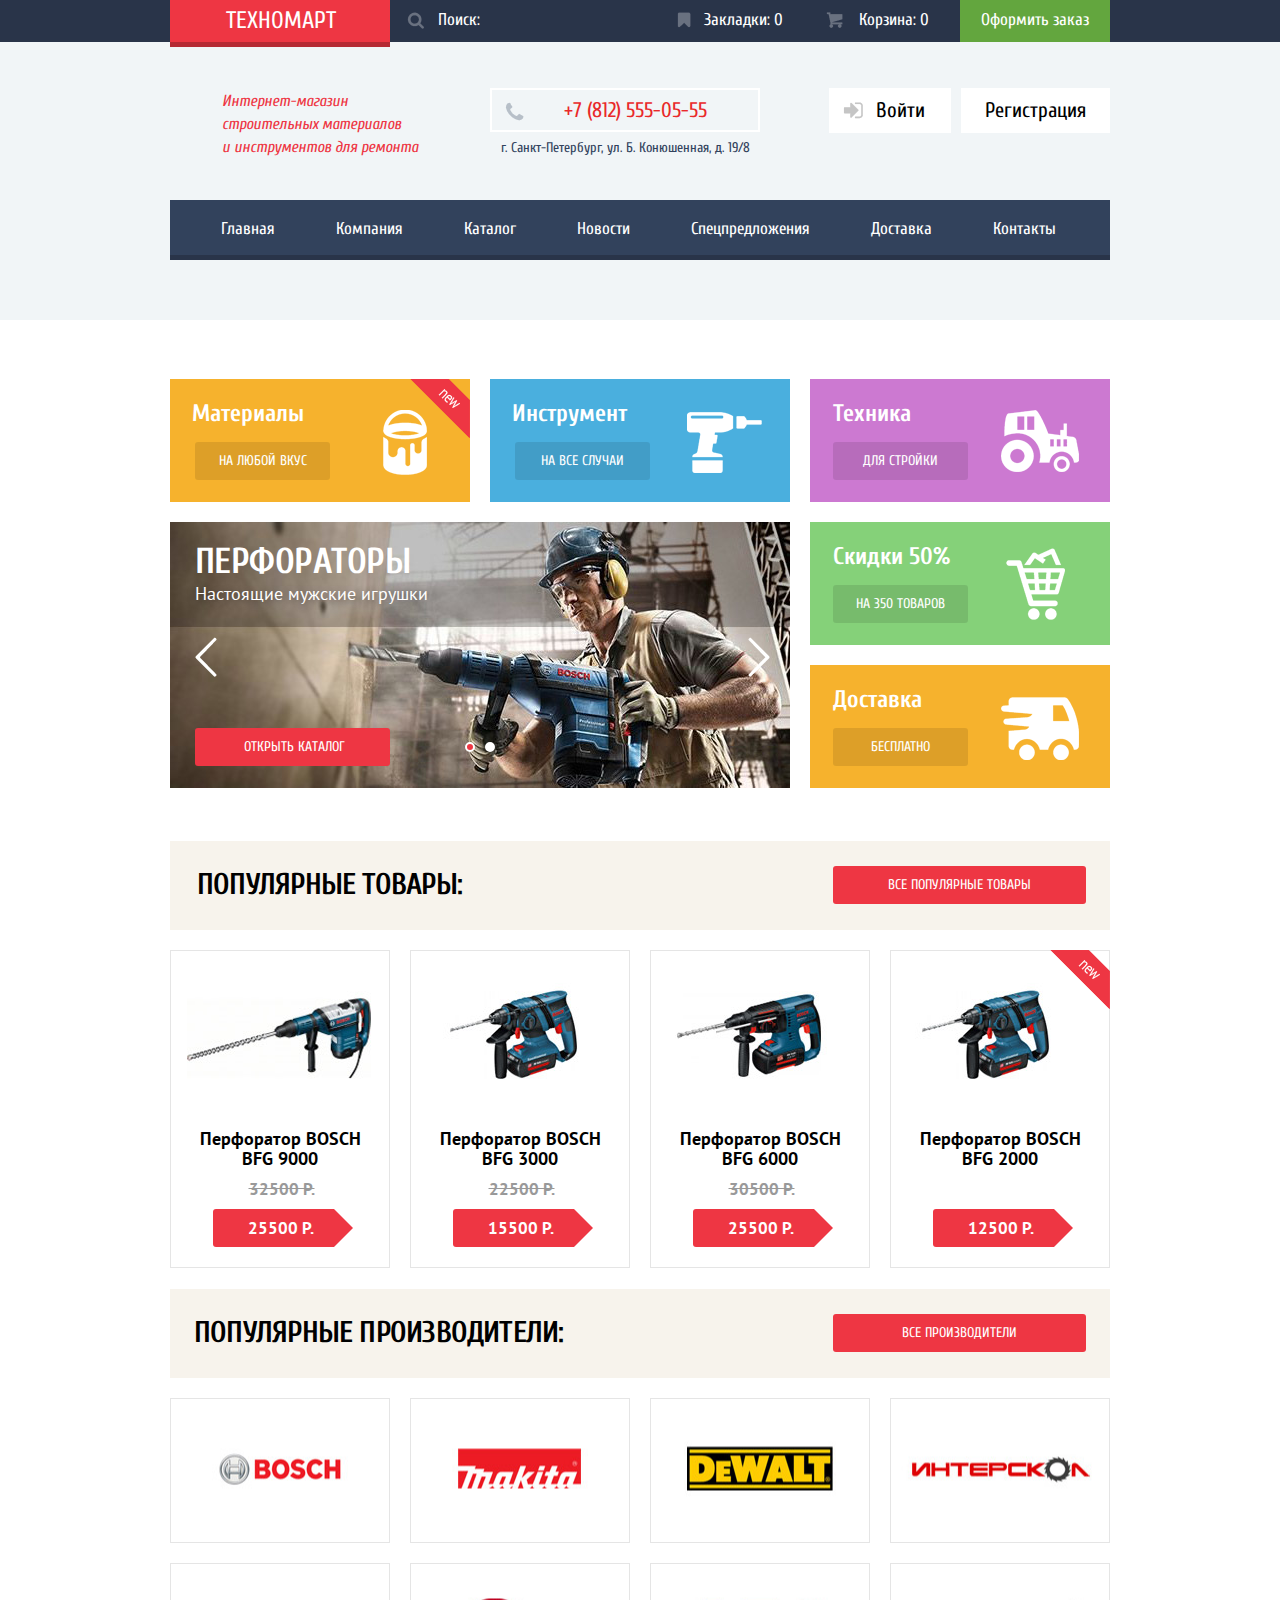
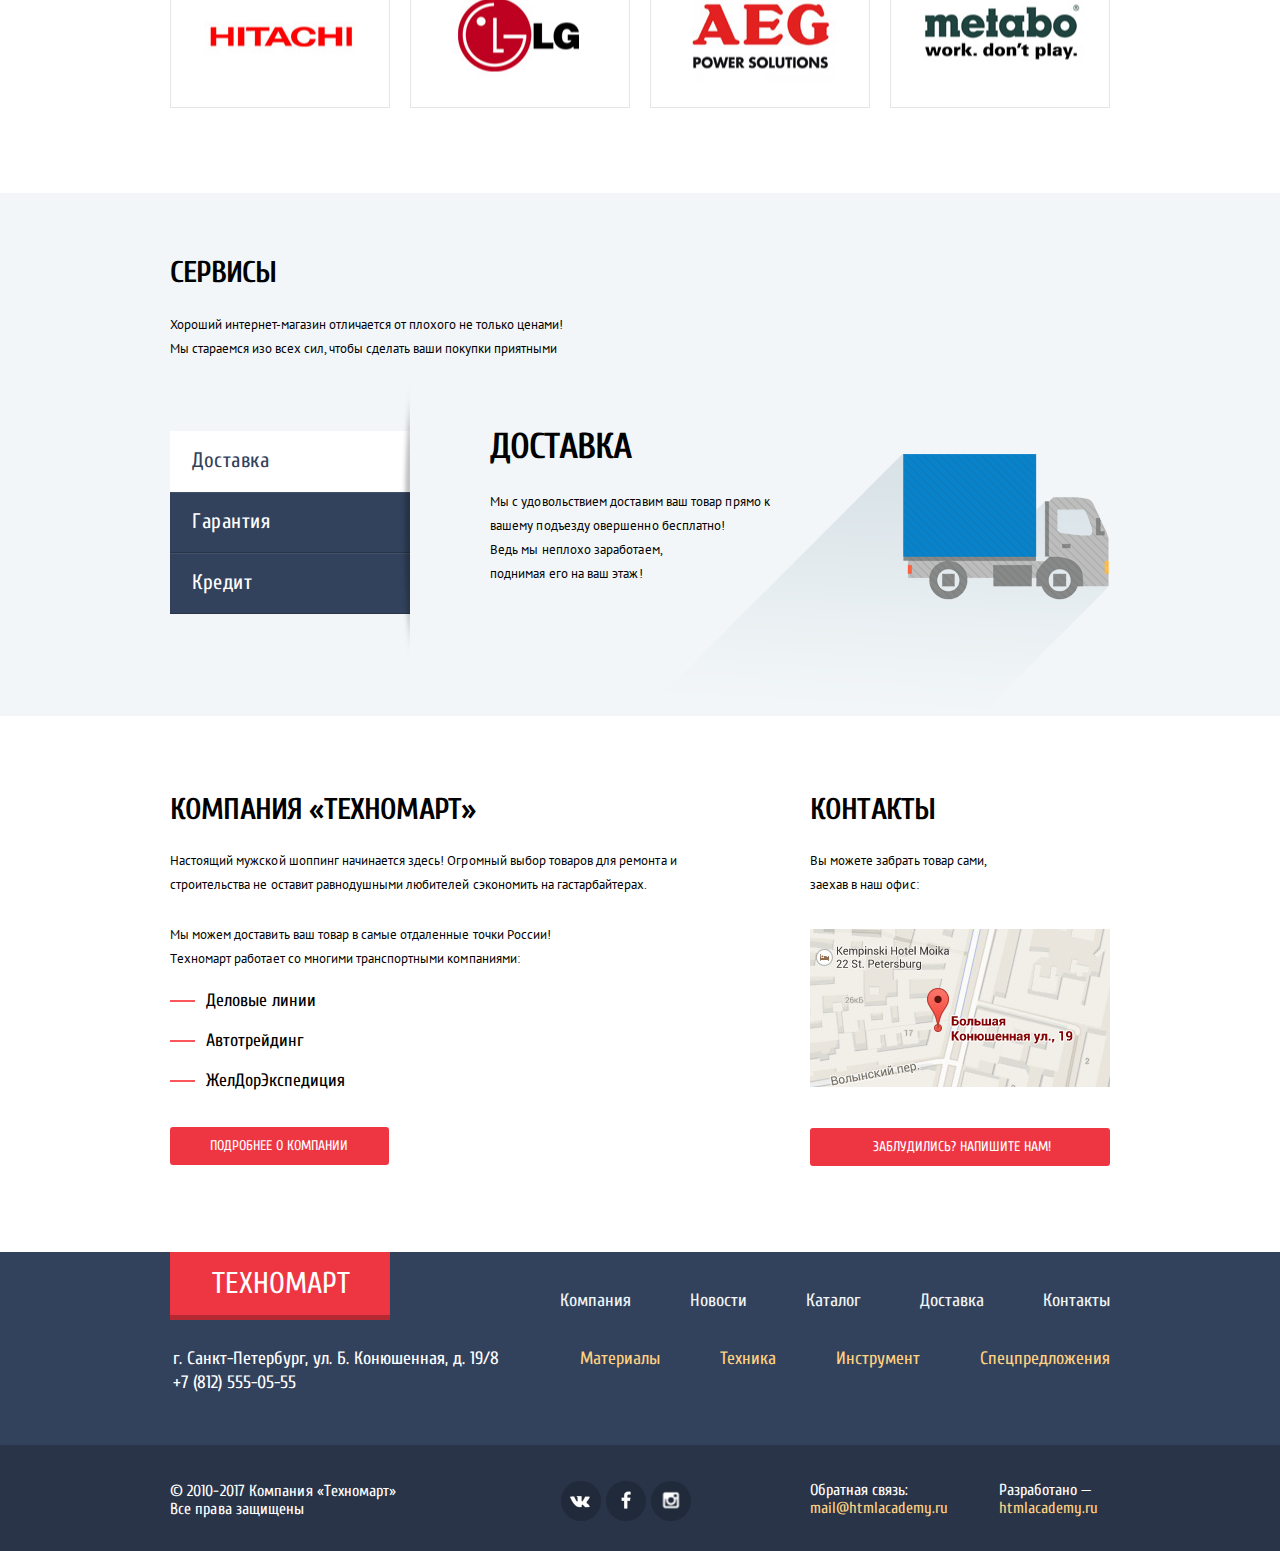
<file: index.html>
<!DOCTYPE html>
<html lang="ru">
  <head>
    <meta charset="utf-8">
    <meta name="format-detection" content="telephone=no">
    <title>Техномарт</title>
    <link href="https://fonts.googleapis.com/css?family=Cuprum:400,400i,700%7CPT+Sans:400,400i,700&amp;subset=cyrillic,cyrillic-ext" rel="stylesheet" type="text/css">
    <link rel="stylesheet" href="css/normalize.css">
    <link rel="stylesheet" href="css/style.min.css" type="text/css">
  </head>
  <body>
    <header>
      <div class="header-top">
        <div class="container clearfix">
          <a class="header-top-logo">Техномарт</a>
          <form class="header-top-search" action="search.php" method="get">
            <input id="search-field" type="text" name="query" placeholder="Поиск:">
            <label for="search-field">Поиск:</label>
          </form>
          <div class="header-user-goods clearfix">
            <a class="btn btn-goods bookmark" href="#">Закладки: 0</a>
            <a class="btn btn-goods cart" href="#">Корзина: 0</a>
            <a class="btn btn-order" href="#">Оформить заказ</a>
          </div>
        </div>
      </div>
      <div class="header-midle">
        <div class="container clearfix">
          <section class="header-shop-info">
            Интернет-магазин строительных материалов и&nbsp;инструментов для ремонта
          </section>
          <section class="header-shop-contacts">
            <div class="phone">+7 (812) 555-05-55</div>
            <p class="address">г. Санкт-Петербург, ул. Б. Конюшенная, д. 19/8</p>
          </section>
          <div class="header-user-block">
            <ul class="account-controls">
              <li class="account-controls-item">
                <a class="btn btn-sign-in" href="#">Войти</a>
              </li>
              <li class="account-controls-item">
                <a class="btn" href="#">Регистрация</a>
              </li>
            </ul>
          </div>
        </div>
      </div>
      <div class="header-bottom">
        <div class="container">
          <nav class="main-navigation">
            <ul>
              <li>
                <a>Главная</a>
              </li>
              <li>
                <a href="#">Компания</a>
              </li>
              <li>
                <a href="catalog.html">Каталог</a>
              </li>
              <li>
                <a href="#">Новости</a>
              </li>
              <li>
                <a href="#">Спецпредложения</a>
              </li>
              <li>
                <a href="#">Доставка</a>
              </li>
              <li>
                <a href="#">Контакты</a>
              </li>
            </ul>
          </nav>
        </div>
      </div>
    </header>
    <main>
      <div class="container">
        <div class="promo-offers clearfix">
          <div class="promo-offers-left" >
            <div class="promo-offers-item materials marker-right new">
              <p class="title"><b>Материалы</b></p>
              <a class="btn btn-promo-shadow" href="#">На любой вкус</a>
            </div>
            <div class="promo-offers-item tools">
              <p class="title"><b>Инструмент</b></p>
              <a class="btn btn-promo-shadow" href="#">На все случаи</a>
            </div>
            <div class="promo-offers-slider">
              <button class="btn-display btn-display-left" type="button"></button>
              <button class="btn-display btn-display-right" type="button"></button>
              <input type="radio" id="btn-promo-perforators" name="promoToggle" checked>
              <input type="radio" id="btn-promo-drills" name="promoToggle">
              <div class="offers-slider-controls">
                <label for="btn-promo-perforators"></label>
                <label for="btn-promo-drills"></label>
              </div>
              <ul class="offers-slider-slides">
                <li class="offers-slider-slide perforators">
                  <div class="offers-slider-content">
                    <p class="title"><b>Перфораторы</b></p>
                    <p class="caption">Настоящие мужские игрушки</p>                    
                  </div>                  
                </li>
                <li class="offers-slider-slide drills">
                  <div class="offers-slider-content">
                    <p class="title"><b>Дрели</b></p>
                    <p class="caption">Соседям на рабость!</p>
                  </div>                
                </li>
              </ul>
              <a class="btn btn-promo" href="#">Открыть каталог</a>
            </div>
          </div>
          <div class="promo-offers-right">
            <div class="promo-offers-item equipment">
              <p class="title"><b>Техника</b></p>
              <a class="btn btn-promo-shadow" href="#">Для стройки</a>
            </div>
            <div class="promo-offers-item discount">
              <p class="title"><b>Скидки 50%</b></p>
              <a class="btn btn-promo-shadow" href="#">На 350 товаров</a>
            </div>
            <div class="promo-offers-item delivery">
              <p class="title"><b>Доставка</b></p>
              <a class="btn btn-promo-shadow" href="#">Бесплатно</a>
            </div>
          </div>
        </div>
        <div class="topmost-content topmost-products">
          <div class="topmost-content-header clearfix">
            <h2 class="title">Популярные товары:</h2>
            <a class="btn btn-promo" href="#">Все популярные товары</a>
          </div>
          <ul class="topmost-content-items">
            <li class="topmost-content-item">
              <article class="product-card">
                <img src="img/perforator-bosch-bfg-9000.jpg" width="218" height="170" alt="Фото BFG 9000"/>
                <h3 class="title">Перфоратор BOSCH BFG 9000</h3>
                <div class="price price-old">32500 р.</div>
                <div class="price price-actual">25500 р.</div>
                <div class="product-card-actions">
                  <a class="btn btn-add-to-cart" href="#">Купить</a>
                  <a class="btn btn-add-to-bookmark" href="#">В закладки</a>
                </div>
              </article>
            </li>
            <li class="topmost-content-item">
              <article class="product-card">
                <img src="img/perforator-bosch-bfg-3000.jpg" width="218" height="170" alt="Фото BFG 3000"/>
                <h3 class="title">Перфоратор BOSCH BFG 3000</h3>
                <div class="price price-old">22500 р.</div>
                <div class="price price-actual">15500 р.</div>
                <div class="product-card-actions">
                  <a class="btn btn-add-to-cart" href="#">Купить</a>
                  <a class="btn btn-add-to-bookmark" href="#">В закладки</a>
                </div>
              </article>
            </li>
            <li class="topmost-content-item">
              <article class="product-card">
                <img src="img/perforator-bosch-bfg-6000.jpg" width="218" height="170" alt="Фото BFG 6000"/>
                <h3 class="title">Перфоратор BOSCH BFG 6000</h3>
                <div class="price price-old">30500 р.</div>
                <div class="price price-actual">25500 р.</div>
                <div class="product-card-actions">
                  <a class="btn btn-add-to-cart" href="#">Купить</a>
                  <a class="btn btn-add-to-bookmark" href="#">В закладки</a>
                </div>
              </article>
            </li>
            <li class="topmost-content-item">
              <article class="product-card marker-right new">
                <img src="img/perforator-bosch-bfg-2000.jpg" width="218" height="170" alt="Фото BFG 2000"/>
                <h3 class="title">Перфоратор BOSCH BFG 2000</h3>
                <div class="price price-old"></div>
                <div class="price price-actual">12500 р.</div>
                <div class="product-card-actions">
                  <a class="btn btn-add-to-cart" href="#">Купить</a>
                  <a class="btn btn-add-to-bookmark" href="#">В закладки</a>
                </div>
              </article>
            </li>
          </ul>
        </div>
        <div class="topmost-content topmost-manufacturers">
          <div class="topmost-content-header clearfix">
            <h2 class="title">Популярные производители:</h2>
            <a class="btn btn-promo" href="#">Все производители</a>
          </div>
          <ul class="topmost-content-items">
            <li class="topmost-content-item">
              <a class="logo" href="#">
                <img src="img/logo-bosch.jpg" width="200" height="125" alt="Bosch"/>
              </a>
            </li>
            <li class="topmost-content-item">
              <a class="logo" href="#">
                <img src="img/logo-makita.jpg" width="200" height="125" alt="Makita"/>
              </a>
            </li>
            <li class="topmost-content-item">
              <a class="logo" href="#">
                <img src="img/logo-dewalt.jpg" width="200" height="125" alt="DeWalt"/>
              </a>
            </li>
            <li class="topmost-content-item">
              <a class="logo" href="#">
                <img src="img/logo-interskol.jpg" width="200" height="125" alt="Интерскол"/>
              </a>
            </li>
            <li class="topmost-content-item">
              <a class="logo" href="#">
                <img src="img/logo-hitachi.jpg" width="200" height="125" alt="Hitachi"/>
              </a>
            </li>
            <li class="topmost-content-item">
              <a class="logo" href="#">
                <img src="img/logo-lg.jpg" width="200" height="125" alt="LG"/>
              </a>
            </li>
            <li class="topmost-content-item">
              <a class="logo" href="#">
                <img src="img/logo-aeg.jpg" width="200" height="125" alt="AEG"/>
              </a>
            </li>
            <li class="topmost-content-item">
              <a class="logo" href="#">
                <img src="img/logo-metabo.jpg" width="200" height="125" alt="Metabo"/>
              </a>
            </li>
          </ul>
        </div>
      </div>
      <div class="services">
        <div class="container">
          <h2 class="services-title">Сервисы</h2>
          <p class="services-description">Хороший интернет-магазин отличается от плохого не только ценами! Мы стараемся изо всех сил, чтобы сделать ваши покупки приятными</p>
          <div class="services-slider clearfix">
            <input type="radio" id="btn-slider-delivery" name="serviceToggle" checked>
            <input type="radio" id="btn-slider-warranty" name="serviceToggle">
            <input type="radio" id="btn-slider-credit" name="serviceToggle">
            <div class="services-slider-controls">
              <label class="btn btn-service" for="btn-slider-delivery">Доставка</label>
              <label class="btn btn-service" for="btn-slider-warranty">Гарантия</label>
              <label class="btn btn-service" for="btn-slider-credit">Кредит</label>
            </div>
            <ul class="services-slider-slides">
              <li class="services-slider-slide delivery">
                <section class="servise-info">
                  <h3 class="title">Доставка</h3>
                  <p class="description">
                    Мы с удовольствием доставим ваш товар прямо к вашему подъезду овершенно бесплатно! Ведь&nbsp;мы неплохо заработаем,<br>
                    поднимая его на ваш этаж!
                  </p>
                </section>
              </li>
              <li class="services-slider-slide warranty">
                <section class="servise-info">
                  <h3 class="title">Гарантия</h3>
                  <p class="description">
                    Если купленный у нас товар поломается или заискрит, <br>
                    а также в случае пожара, спровоцированного его возгаранием,<br>
                    вы всегда можете быть уверены в нашей гарантии. Мы обменяем сгоревший товар на новый.<br>
                    Дом уж восстановите как-нибудь сами.
                  </p>                  
                </section>
              </li>
              <li class="services-slider-slide credit">
                <section class="servise-info">
                  <h3 class="title">Кредит</h3>
                  <p class="description">
                    Залезть в долговую яму стало проще!<br>
                    Кредитные консультанты придут вам на помощь.
                  </p>
                  <a class="btn btn-promo" href="#">Отправить заявку</a>
                </section>
              </li>
            </ul>
          </div>
        </div>        
      </div> 
      <div class="container company-info clearfix">
        <div class="company-info-left">
          <h2 class="title">Компания «Техномарт»</h2>
          <p>
            Настоящий мужской шоппинг начинается здесь! Огромный выбор товаров для ремонта и строительства не оставит равнодушными любителей сэкономить на гастарбайтерах.
          </p>
          <p>
            Мы можем доставить ваш товар в самые отдаленные точки России! Техномарт работает со многими транспортными компаниями:
          </p>
          <ul class="company-delivery-abilities">
            <li>Деловые линии</li>
            <li>Автотрейдинг</li>
            <li>ЖелДорЭкспедиция</li>
          </ul>
          <a class="btn btn-promo" href="#">Подробнее о компании</a>
        </div>
        <div class="company-info-right">
          <h2 class="title">Контакты</h2>
          <p>
            Вы можете забрать товар сами,
            заехав в наш офис:
          </p>
          <a class="company-location-preview" href="#">
            <img src="img/map-office-location-preview.jpg" width="300" height="158" alt="Предпросмотр офиса на карте">
          </a>
          <a class="btn btn-promo" href="#">Заблудились? Напишите нам!</a>
        </div>
      </div>
    </main>
    <footer>
      <div class="footer-top">
        <div class="container clearfix">
          <section class="footer-contacts">
            <a class="footer-top-logo">Техномарт</a>
            <p>
            г.&nbsp;Санкт-Петербург, ул.&nbsp;Б.&nbsp;Конюшенная, д.&nbsp;19/8
            +7&nbsp;(812)&nbsp;555-05-55
            </p>
          </section>
          <div class="footer-navigation">
            <nav class="footer-navigation-block footer-navigation-site">
              <ul>
                <li>
                  <a href="#">Компания</a>
                </li>
                <li>
                  <a href="#">Новости</a>
                </li>
                <li>
                  <a href="#">Каталог</a>
                </li>
                <li>
                  <a href="#">Доставка</a>
                </li>
                <li>
                  <a href="#">Контакты</a>
                </li>
              </ul>
            </nav>
            <nav class="footer-navigation-block footer-navigation-offer">
              <ul>
                <li>
                  <a href="#">Материалы</a>
                </li>
                <li>
                  <a href="#">Техника</a>
                </li>
                <li>
                  <a href="#">Инструмент</a>
                </li>
                <li>
                  <a href="#">Спецпредложения</a>
                </li>
              </ul>
            </nav>
          </div>
        </div>
      </div>
      <div class="footer-bottom">
        <div class="container clearfix">
          <section class="footer-company-copyright">
            &copy; 2010-2017 Компания&nbsp;«Техномарт»
            Все&nbsp;права&nbsp;защищены
          </section>          
          <ul class="footer-social">
            <li>
              <a class="btn-social btn-social-vk" href="#">Вконтакте</a>
            </li>
            <li>
              <a class="btn-social btn-social-fb" href="#">Фейсбук</a>
            </li>
            <li>
              <a class="btn-social btn-social-inst" href="#">Инстаграм</a>
            </li>
          </ul>
          <div class="footer-developer-copyright">
            <section class="developer-feadback">
              Обратная&nbsp;связь:
              <a href="#">mail@htmlacademy.ru</a>
            </section>
            <section class="developer-contacts">
              Разработано&nbsp;&mdash;
              <a href="http://htmlacademy.ru">htmlacademy.ru</a>
            </section>
          </div>
        </div>
      </div>
    </footer>
    <div id="popup-feedback" class="popup feedback">
      <div class="modal-feedback">
        <button class="bnt-modal-close" type="button" title="Закрыть">Закрыть</button>
        <form class="feedback-form" action="feedback.php" method="post">
          <div class="feedback-form-content container">
            <div class="field-boxes">
              <div class="field-box-item field-box-name">
                <label for="field-name" class="title">Ваше имя:</label>
                <input class="field" id="field-name" name="name" type="text" placeholder="Представьтесь, пожалуйста" required>
              </div>
              <div class="field-box-item field-box-email">
                <label for="field-email" class="title">Ваш e-mail:</label>
                <input class="field" id="field-email" name="email" type="text" placeholder="Для отправки ответа" >
              </div>
            </div>
            <label for="field-message" class="title">Текст письма:</label>
            <textarea class="field field-box-message" id="field-message" name="message" placeholder="В свободной форме" rows="5" cols="58"></textarea>
          </div>
          <div class="feedback-form-controls">
            <div class="container">
              <input type="submit" class="btn" value="Отправить">
            </div>
          </div>
        </form>
      </div>
    </div>
    <div id="popup-company-location" class="popup company-location">
      <div class="modal-company-location company-location-block" >
        <button class="bnt-modal-close" type="button" title="Закрыть">
          Закрыть
        </button>
        <iframe src="https://www.google.com/maps/embed?pb=!1m18!1m12!1m3!1d3361.072880910986!2d30.315415195180453!3d59.940340778815866!2m3!1f0!2f0!3f0!3m2!1i1024!2i768!4f13.1!3m3!1m2!1s0x4696310fca5ba729%3A0xea9c53d4493c879f!2z0JHQvtC70YzRiNCw0Y8g0JrQvtC90Y7RiNC10L3QvdCw0Y8g0YPQuy4sIDE5LCDQodCw0L3QutGCLdCf0LXRgtC10YDQsdGD0YDQsywgMTkxMTg2!5e0!3m2!1sru!2sru!4v1487726985319" width="940" height="446" style="border:0"></iframe>
      </div>
    </div>
    <div id="popup-new-order" class="popup new-order">
      <div class="modal-new-order">
        <button class="bnt-modal-close" type="button" title="Закрыть">
          Закрыть
        </button>
        <div class="container">
          <div class="new-order-content">
            <p class="message">Товар добавлен в корзину!</p>
          </div>
        </div>
        <div class="new-order-controls">
          <div class="container">
            <a href="сheckout.html" class="btn btn-submit">Офирмить заказ</a>
            <a href="#" class="btn btn-continue">Продолжить покупки</a>
          </div>
        </div>      
      </div>
    </div>
    <script src="js/script.min.js" type="text/javascript"></script>
  </body>
</html>
</file>
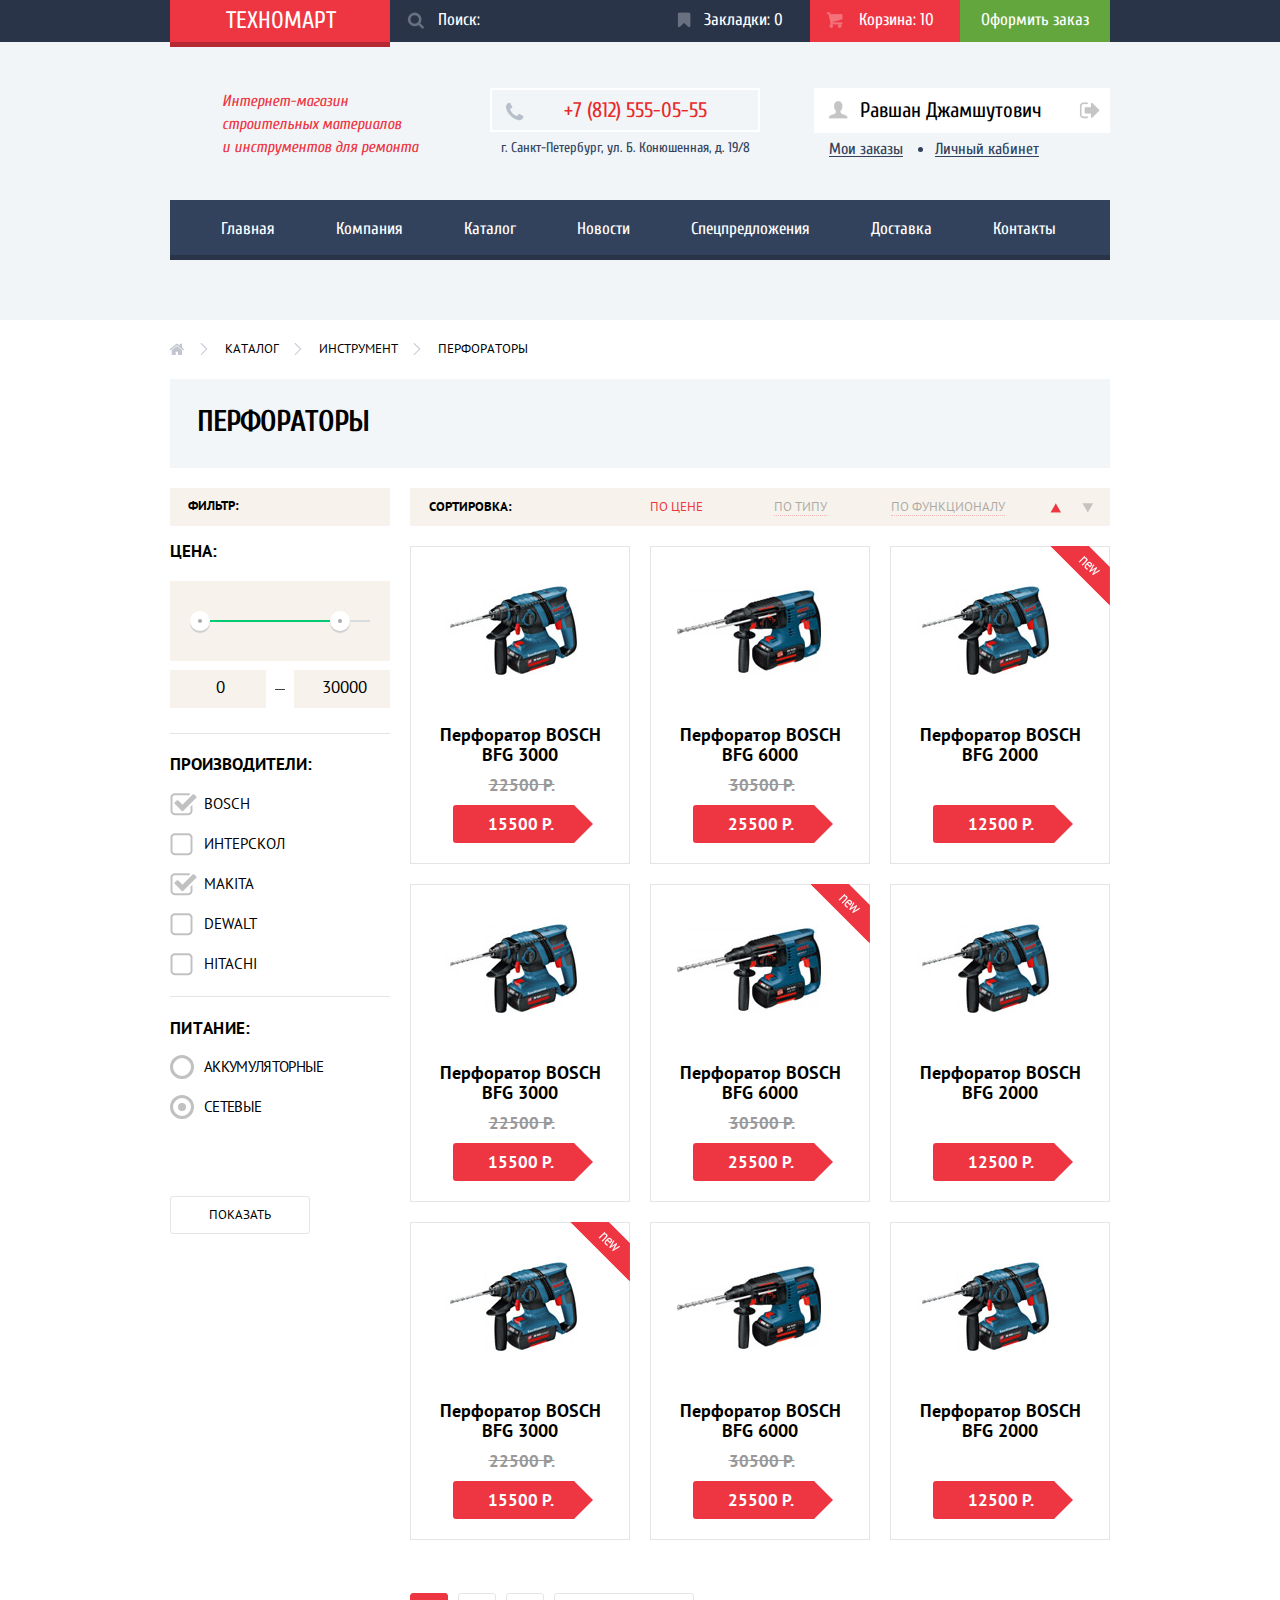
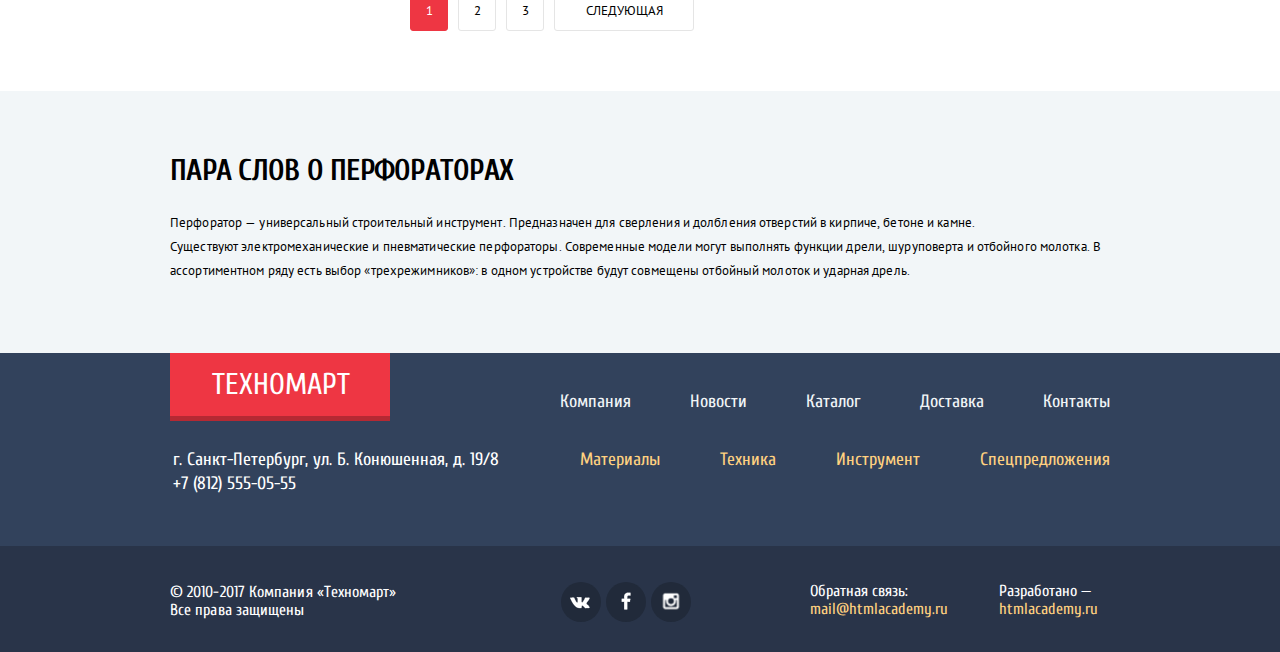
<file: catalog.html>
<!DOCTYPE html>
<html lang="ru">
  <head>
    <meta charset="utf-8">
    <meta name="format-detection" content="telephone=no">
    <title>Техномарт</title>
    <link href="https://fonts.googleapis.com/css?family=Cuprum:400,400i,700%7CPT+Sans:400,400i,700&amp;subset=cyrillic,cyrillic-ext" rel="stylesheet" type="text/css">
    <link rel="stylesheet" href="css/normalize.css">
    <link rel="stylesheet" href="css/style.min.css" type="text/css">
  </head>
  <body>
    <header>
      <div class="header-top">
        <div class="container clearfix">
          <a class="header-top-logo" href="index.html">Техномарт</a>
          <form class="header-top-search search-form" action="#" method="post">
            <input id="search-field" type="text" name="search" placeholder="Поиск:">
            <label for="search-field">Поиск:</label>
          </form>
          <div class="header-user-goods clearfix">
            <a class="btn btn-goods bookmark" href="#">Закладки: 0</a>
            <a class="btn btn-goods cart contains" href="#">Корзина: 10</a>
            <a class="btn btn-order" href="#">Оформить заказ</a>
          </div>
        </div>
      </div>
      <div class="header-midle">
        <div class="container clearfix">
          <section class="header-shop-info">
            Интернет-магазин строительных материалов и&nbsp;инструментов для ремонта
          </section>
          <section class="header-shop-contacts">
            <div class="phone">+7 (812) 555-05-55</div>
            <p class="address">г. Санкт-Петербург, ул. Б. Конюшенная, д. 19/8</p>
          </section>
          <div class="header-user-block">            
            <ul class="account-controls">
              <li class="account-controls-item">
                <a class="btn btn-profile" href="#">Равшан Джамшутович</a>
              </li>
              <li class="account-controls-item">
                <a class="btn btn-sign-out" href="#">Выход</a>
              </li>
            </ul>
            <ul class="user-controls">
              <li class="user-controls-item">
                <a href="#">Мои заказы</a>
              </li>
              <li class="user-controls-item">
                <a href="#">Личный кабинет</a>
              </li>
            </ul>
          </div>          
        </div>
      </div>
      <div class="header-bottom">
        <div class="container">
          <nav class="main-navigation">
            <ul>
              <li>
                <a href="index.html">Главная</a>
              </li>
              <li>
                <a href="#">Компания</a>
              </li>
              <li>
                <a>Каталог</a>
              </li>
              <li>
                <a href="#">Новости</a>
              </li>
              <li>
                <a href="#">Спецпредложения</a>
              </li>
              <li>
                <a href="#">Доставка</a>
              </li>
              <li>
                <a href="#">Контакты</a>
              </li>
            </ul>
          </nav>
        </div>
      </div>
    </header>
    <main>
      <div class="container">
        <ul class="breadcrumbs">
          <li>
            <a class="breadcrumbs-main" href="index.html">Главная</a>
          </li>
          <li>
            <a href="#">Каталог</a>
          </li>
          <li>
            <a href="#">Инструмент</a>
          </li>
          <li>
            <a>Перфораторы</a>
          </li>
        </ul>
      </div>
      <div class="container products-category clearfix">
        <h2 class="products-title">Перфораторы</h2>
        <div class="products-filter">
          <form class="filter-form" action="products-filter.php" method="get">
            <p class="title"><b>Фильтр:</b></p>
            <fieldset class="filter-by-price">
              <legend>Цена:</legend>
              <div class="range-controls">
                <div class="range-ruler">
                  <div class="scale"></div>                  
                </div>
                <div class="toggle toggle-min"></div>
                <div class="toggle toggle-max"></div>
              </div>
              <div class="range-values clearfix">
                <input type="text" class="range-value-min" name="minPrice" value="0">
                <input type="text" class="range-value-max" name="maxPrice" value="30000">
              </div>
            </fieldset>            
            <fieldset class="filter-by-manufacturers">
              <legend>Производители:</legend>
              <ul>
                <li class="filter-by-manufacturer-item">
                  <input id="manufacturer-bosch" type="checkbox" name="bosch" checked>
                  <label for="manufacturer-bosch">Bosch</label>
                </li>
                <li class="filter-by-manufacturer-item">
                  <input id="manufacturer-interskol" type="checkbox" name="interskol">
                  <label for="manufacturer-interskol">Интерскол</label>
                </li>
                <li class="filter-by-manufacturer-item">
                  <input id="manufacturer-makita" type="checkbox" name="makita" checked>
                  <label for="manufacturer-makita">Makita</label>
                </li>
                <li class="filter-by-manufacturer-item">
                  <input id="manufacturer-dewalt" type="checkbox" name="dewalt">
                  <label for="manufacturer-dewalt">Dewalt</label>
                </li>
                <li class="filter-by-manufacturer-item">
                  <input id="manufacturer-hitachi" type="checkbox" name="hitachi">
                  <label for="manufacturer-hitachi">Hitachi</label>
                </li>
                <li class="filter-by-manufacturer-item" style="display: none;">
                  <input id="manufacturer-hitachi-disabled" type="checkbox" name="hitachi-disabled" disabled checked>
                  <label for="manufacturer-hitachi-disabled">Hitachi</label>
                </li>
              </ul>
            </fieldset>
            <fieldset class="filter-by-porwered">
              <legend>Питание:</legend>
              <ul>
                <li class="filter-by-porwered-item">
                  <input id="powered-battery" type="radio" name="powered" value="battery" checked>
                  <label for="powered-battery">Аккумуляторные</label>
                </li>
                <li class="filter-by-porwered-item">
                  <input id="powered-mains" type="radio" name="powered" value="mains" checked>
                  <label for="powered-mains">Сетевые</label>
                </li>
                <li class="filter-by-porwered-item" style="display: none;">
                  <input id="powered-mains-disabled" type="radio" name="powered" value="mains-disabled" disabled>
                  <label for="powered-mains-disabled">Сетевые</label>
                </li>                
              </ul>
            </fieldset>
            <input class="btn btn-transparent" type="submit" value="Показать">
          </form>
        </div>
        <div class="products-list">
          <div class="products-order clearfix">
            <b class="title">Сортировка:</b>
            <ul class="products-order-controls">
              <li class="products-order-control by-price">
                <a>по цене</a>
              </li>
              <li class="products-order-control by-type">
                <a href="#">по типу</a>
              </li>
              <li class="products-order-control by-functionality">
                <a href="#">по функционалу</a>
              </li>
            </ul>
            <div class="products-order-direction">
              <a class="by-asc">&uarr;</a>
              <a class="by-desc" href="#">&darr;</a>
            </div>
          </div>
          <ul class="products-grid">
            <li class="products-grid-item">
              <article class="product-card">
                <img src="img/perforator-bosch-bfg-3000.jpg" width="218" height="170" alt="Фото BFG 3000"/>
                <h3 class="title">Перфоратор BOSCH BFG 3000</h3>
                <div class="price price-old">22500 р.</div>
                <div class="price price-actual">15500 р.</div>
                <div class="product-card-actions">
                  <a class="btn btn-add-to-cart" href="#">Купить</a>
                  <a class="btn btn-add-to-bookmark" href="#">В закладки</a>
                </div>
              </article>
            </li>
            <li class="products-grid-item">
              <article class="product-card">
                <img src="img/perforator-bosch-bfg-6000.jpg" width="218" height="170" alt="Фото BFG 6000"/>
                <h3 class="title">Перфоратор BOSCH BFG 6000</h3>
                <div class="price price-old">30500 р.</div>
                <div class="price price-actual">25500 р.</div>
                <div class="product-card-actions">
                  <a class="btn btn-add-to-cart" href="#">Купить</a>
                  <a class="btn btn-add-to-bookmark" href="#">В закладки</a>
                </div>
              </article>
            </li>
            <li class="products-grid-item">
              <article class="product-card marker-right new">
                <img src="img/perforator-bosch-bfg-2000.jpg" width="218" height="170" alt="Фото BFG 2000"/>
                <h3 class="title">Перфоратор BOSCH BFG 2000</h3>
                <div class="price price-old"></div>
                <div class="price price-actual">12500 р.</div>
                <div class="product-card-actions">
                  <a class="btn btn-add-to-cart" href="#">Купить</a>
                  <a class="btn btn-add-to-bookmark" href="#">В закладки</a>
                </div>
              </article>
            </li>
            <li class="products-grid-item">
              <article class="product-card">
                <img src="img/perforator-bosch-bfg-3000.jpg" width="218" height="170" alt="Фото BFG 3000"/>
                <h3 class="title">Перфоратор BOSCH BFG 3000</h3>
                <div class="price price-old">22500 р.</div>
                <div class="price price-actual">15500 р.</div>
                <div class="product-card-actions">
                  <a class="btn btn-add-to-cart" href="#">Купить</a>
                  <a class="btn btn-add-to-bookmark" href="#">В закладки</a>
                </div>
              </article>
            </li>
            <li class="products-grid-item">
              <article class="product-card marker-right new">
                <img src="img/perforator-bosch-bfg-6000.jpg" width="218" height="170" alt="Фото BFG 6000"/>
                <h3 class="title">Перфоратор BOSCH BFG 6000</h3>
                <div class="price price-old">30500 р.</div>
                <div class="price price-actual">25500 р.</div>
                <div class="product-card-actions">
                  <a class="btn btn-add-to-cart" href="#">Купить</a>
                  <a class="btn btn-add-to-bookmark" href="#">В закладки</a>
                </div>
              </article>
            </li>
            <li class="products-grid-item">
              <article class="product-card">
                <img src="img/perforator-bosch-bfg-2000.jpg" width="218" height="170" alt="Фото BFG 2000"/>
                <h3 class="title">Перфоратор BOSCH BFG 2000</h3>
                <div class="price price-old"></div>
                <div class="price price-actual">12500 р.</div>
                <div class="product-card-actions">
                  <a class="btn btn-add-to-cart" href="#">Купить</a>
                  <a class="btn btn-add-to-bookmark" href="#">В закладки</a>
                </div>
              </article>
            </li>
            <li class="products-grid-item">
              <article class="product-card marker-right new">
                <img src="img/perforator-bosch-bfg-3000.jpg" width="218" height="170" alt="Фото BFG 3000"/>
                <h3 class="title">Перфоратор BOSCH BFG 3000</h3>
                <div class="price price-old">22500 р.</div>
                <div class="price price-actual">15500 р.</div>
                <div class="product-card-actions">
                  <a class="btn btn-add-to-cart" href="#">Купить</a>
                  <a class="btn btn-add-to-bookmark" href="#">В закладки</a>
                </div>
              </article>
            </li>
            <li class="products-grid-item">
              <article class="product-card">
                <img src="img/perforator-bosch-bfg-6000.jpg" width="218" height="170" alt="Фото BFG 6000"/>
                <h3 class="title">Перфоратор BOSCH BFG 6000</h3>
                <div class="price price-old">30500 р.</div>
                <div class="price price-actual">25500 р.</div>
                <div class="product-card-actions">
                  <a class="btn btn-add-to-cart" href="#">Купить</a>
                  <a class="btn btn-add-to-bookmark" href="#">В закладки</a>
                </div>
              </article>
            </li>
            <li class="products-grid-item">
              <article class="product-card">
                <img src="img/perforator-bosch-bfg-2000.jpg" width="218" height="170" alt="Фото BFG 2000"/>
                <h3 class="title">Перфоратор BOSCH BFG 2000</h3>
                <div class="price price-old"></div>
                <div class="price price-actual">12500 р.</div>
                <div class="product-card-actions">
                  <a class="btn btn-add-to-cart" href="#">Купить</a>
                  <a class="btn btn-add-to-bookmark" href="#">В закладки</a>
                </div>
              </article>
            </li>
          </ul>
          <ul class="products-pagenation">
            <li class="products-pagenation-item number">
              <a class="btn btn-transparent">1</a>
            </li>
            <li class="products-pagenation-item number">
              <a class="btn btn-transparent" href="#">2</a>
            </li>
            <li class="products-pagenation-item number">
              <a class="btn btn-transparent" href="#">3</a>
            </li>
            <li class="products-pagenation-item next">
              <a class="btn btn-transparent" href="#">Следующая</a>
            </li>
          </ul>
        </div>
      </div>
      <div class="products-category-info">
        <section class="container">
          <h2 class="section-title">Пара слов о перфораторах</h2>
          <p>
            Перфоратор &mdash; универсальный строительный инструмент. Предназначен для сверления и долбления отверстий в кирпиче, бетоне и камне.<br>
            Существуют электромеханические и пневматические перфораторы. Современные модели могут выполнять функции дрели, шуруповерта и отбойного молотка. В ассортиментном ряду есть выбор «трехрежимников»: в одном устройстве будут совмещены отбойный молоток и ударная дрель.
          </p>
        </section>
      </div>
    </main>
    <footer>
      <div class="footer-top">
        <div class="container clearfix">
          <section class="footer-contacts">
            <a class="footer-top-logo"  href="#">Техномарт</a>
            <p>
            г.&nbsp;Санкт-Петербург, ул.&nbsp;Б.&nbsp;Конюшенная, д.&nbsp;19/8
            +7&nbsp;(812)&nbsp;555-05-55
            </p>
          </section>
          <div class="footer-navigation">
            <nav class="footer-navigation-block footer-navigation-site">
              <ul>
                <li>
                  <a href="#">Компания</a>
                </li>
                <li>
                  <a href="#">Новости</a>
                </li>
                <li>
                  <a href="#">Каталог</a>
                </li>
                <li>
                  <a href="#">Доставка</a>
                </li>
                <li>
                  <a href="#">Контакты</a>
                </li>
              </ul>
            </nav>
            <nav class="footer-navigation-block footer-navigation-offer">
              <ul>
                <li>
                  <a href="#">Материалы</a>
                </li>
                <li>
                  <a href="#">Техника</a>
                </li>
                <li>
                  <a href="#">Инструмент</a>
                </li>
                <li>
                  <a href="#">Спецпредложения</a>
                </li>
              </ul>
            </nav>
          </div>
        </div>
      </div>
      <div class="footer-bottom">
        <div class="container clearfix">
          <section class="footer-company-copyright">
            &copy; 2010-2017 Компания&nbsp;«Техномарт»
            Все&nbsp;права&nbsp;защищены
          </section>          
          <ul class="footer-social">
            <li>
              <a class="btn-social btn-social-vk" href="#">Вконтакте</a>
            </li>
            <li>
              <a class="btn-social btn-social-fb" href="#">Фейсбук</a>
            </li>
            <li>
              <a class="btn-social btn-social-inst" href="#">Инстаграм</a>
            </li>
          </ul>
          <div class="footer-developer-copyright">
            <section class="developer-feadback">
              Обратная&nbsp;связь:
              <a href="#">mail@htmlacademy.ru</a>
            </section>
            <section class="developer-contacts">
              Разработано&nbsp;&mdash;
              <a href="http://htmlacademy.ru">htmlacademy.ru</a>
            </section>
          </div>
        </div>
      </div>
    </footer>
    <div id="popup-new-order" class="popup new-order">
      <div class="modal-new-order">
        <button class="bnt-modal-close" type="button" title="Закрыть">
          Закрыть
        </button>
        <div class="container">
          <div class="new-order-content">
            <p class="message">Товар добавлен в корзину!</p>
          </div>
        </div>
        <div class="new-order-controls">
          <div class="container">
            <a href="сheckout.html" class="btn btn-submit">Офирмить заказ</a>
            <a href="#" class="btn btn-continue">Продолжить покупки</a>
          </div>
        </div>      
      </div>
    </div>
    <script src="js/script.min.js" type="text/javascript"></script>
  </body>
</html>
</file>
<file: css/style.min.css>
.btn,body{font-family:"Cuprum","Tahoma",sans-serif;font-size:14px;color:#000}body,h3{line-height:24px}body{position:relative;min-width:960px;font-weight:400}h1,h2,h3{font-size:30px;line-height:30px;text-transform:uppercase}h3{font-size:24px}.btn{display:block;line-height:18px;text-decoration:none;padding:12px 25px;border:none;cursor:pointer}img{max-width:100%;height:auto}.container{width:940px;margin:0 auto;padding:0 10px}.clearfix::after{display:table;content:"";clear:both}.header-top{display:block;font-size:17px;line-height:18px;background-color:#293449;color:#fff}.header-top-logo{float:left;width:220px;font-family:"Cuprum","Tahoma",sans-serif;font-size:24px;line-height:24px;margin:0;padding:9px 0 9px 1px;box-sizing:border-box;box-shadow:0 5px #b52933;text-decoration:none;text-align:center;background-color:#ee3643;color:#fff;text-transform:uppercase}.header-top-logo[href]:hover{background-color:#ca2c37}.header-top-logo[href]:active{background-color:#ba2732}.header-top-search{position:relative;float:left;width:270px;padding:0;color:#fff}.header-top-search label[for=search-field]{position:absolute;top:12px;left:0;padding-left:48px;color:#fff;text-indent:-1000px;overflow:hidden}.header-top-search label[for=search-field]::before{content:"";position:absolute;top:0;left:17px;background-image:url(../img/sprite-icons.png);background-repeat:no-repeat;width:17px;height:17px;background-position:-355px -149px;opacity:.3;z-index:10}.header-top-search:hover label[for=search-field]::before,.header-user-goods .btn.btn-goods:hover::before{opacity:1}.header-top-search input[type=text]{font:inherit;font-size:17px;line-height:18px;width:100%;margin:0;padding:11px 15px 13px 48px;border-width:0;box-sizing:border-box;background-color:transparent;color:#fff;outline:none}.header-top-search input[type=text]:focus{background-color:#fff;color:#000}.header-top-search input[type=text]:focus~label[for=search-field]::before{opacity:1;background-position:-355px -186px}.header-top-search input[type=text]::-webkit-input-placeholder{opacity:1;color:#fff}.header-top-search input[type=text]:-moz-placeholder,.header-top-search input[type=text]::-moz-placeholder{opacity:1;color:#fff}.header-top-search input[type=text]:-ms-input-placeholder{opacity:1;color:#fff}.header-user-goods{float:right;width:450px}.header-user-goods .btn{float:left;width:150px;font-size:17px;line-height:18px;margin:0;padding:11px 10px 13px;color:#fff;box-sizing:border-box;text-align:left}.header-user-goods .btn::before{background-image:url(../img/sprite-icons.png);background-repeat:no-repeat}.header-user-goods .btn.btn-goods:hover{background-color:#212a3a}.header-user-goods .btn.btn-goods:active{background-color:#161d29;color:rgba(255,255,255,.6)}.header-user-goods .btn.btn-goods:active::before{opacity:.5}.header-user-goods .btn.btn-goods.contains{background-color:#ee3643}.header-user-goods .btn-goods.bookmark{position:relative;padding-left:44px}.header-user-goods .btn-goods.bookmark::before,.header-user-goods .btn-goods.cart::before{content:"";position:absolute;top:12px;left:17px;width:14px;height:16px;background-position:-133px -10px;opacity:.3}.header-user-goods .btn-goods.cart{position:relative;padding-left:49px}.header-user-goods .btn-goods.cart::before{left:16px;width:17px;background-position:-96px -10px}.header-user-goods .btn-order{float:right;text-align:center;background-color:#63a63e}.header-user-goods .btn-order:hover{background-color:#5fbb2d}.header-user-goods .btn-order:active{background-color:#518534;color:rgba(255,255,255,.51)}.header-midle{padding:46px 0 37px;background-color:#f1f5f7}.header-midle .header-shop-info{float:left;width:220px;font-size:16px;line-height:23px;font-style:italic;margin-right:20px;padding:2px 28px 4px 52px;color:#ee3643}.header-midle .header-shop-contacts{float:left;width:270px}.header-shop-contacts .phone{position:relative;font-size:21px;line-height:21px;margin-bottom:4px;padding:10px 10px 9px 72px;border:2px solid #fff;color:#e9292a}.header-shop-contacts .phone::before{content:"";position:absolute;top:12px;left:13px;width:19px;height:19px;background:url(../img/sprite-icons.png) no-repeat -316px -149px}.header-shop-contacts .address{text-align:center;margin:0;padding:0;color:#32425c}.header-midle .header-user-block{float:right;width:300px}.header-user-block{color:#000}.account-controls{font-size:0;margin:0 0 3px;padding:0;list-style-type:none;text-align:right}.account-controls-item{display:inline-block;vertical-align:top;margin:0 0 2px;padding:0;text-align:center}.account-controls-item .btn{position:relative;font-size:21px;line-height:21px;margin:0;padding:12px 24px;background-color:#fff;color:#000}.account-controls-item .btn:hover,.user-controls-item a:hover{color:#ee3643}.account-controls-item .btn:active{color:rgba(0,0,0,.3)}.account-controls-item .btn-sign-in{position:relative;padding-left:47px;padding-right:26px;margin-right:10px}.account-controls-item .btn-sign-in::before{top:14px;left:14px;width:20px;height:17px;background-position:-276px -145px}.account-controls-item .btn-sign-in:hover::before{background-position:-10px -182px}.account-controls-item .btn-sign-in:active::before{background-position:-276px -145px}.account-controls .btn-profile{padding-left:46px;padding-right:26px}.account-controls-item .btn-profile::before,.account-controls-item .btn-sign-in::before,.account-controls-item .btn-sign-out::before{content:"";position:absolute;background-image:url(../img/sprite-icons.png);background-repeat:no-repeat}.account-controls-item .btn-profile::before{left:14px;top:13px;width:20px;height:18px;background-position:-348px -255px}.account-controls-item .btn-profile:hover::before{background-position:-10px -293px}.account-controls-item .btn-profile:active::before{background-position:-348px -255px}.account-controls-item .btn-sign-out{padding-left:0;padding-right:0;width:42px;text-indent:-1000px;overflow:hidden}.account-controls-item .btn-sign-out::before{top:14px;right:10px;width:21px;height:17px;background-position:-50px -182px}.account-controls-item .btn-sign-out:hover::before{background-position:-206px -182px}.account-controls-item .btn-sign-out:active::before{background-position:-50px -182px}.user-controls{font-size:0;margin:0;padding:2px 0 5px;list-style-type:none;line-height:18px}.user-controls-item{display:inline-block;position:relative;vertical-align:top;font-size:16px;line-height:18px;margin:0 0 0 15px;padding-left:17px}.user-controls-item a{display:inline-block;position:relative;text-decoration:none;color:#32425c}.user-controls-item a::after{content:"";position:absolute;bottom:1px;right:0;height:0;width:100%;border-bottom:1px solid #32425c}.user-controls-item a:hover::after{border-color:#ee3643}.user-controls-item a:active{color:rgba(50,66,92,.3)}.user-controls-item a:active::after{border-color:rgba(50,66,92,.3)}.user-controls-item::before{content:"";position:absolute;top:7px;left:0;width:5px;height:5px;border-radius:50%;background-color:#32425c}.user-controls-item:first-child{margin-left:19px;padding-left:0}.user-controls-item:first-child::before{margin-left:0;display:none}.header-bottom{background-color:#f1f5f7;padding-bottom:60px}.main-navigation{margin:0;padding:0;background-color:#32425c;border-bottom:5px solid #293449}.main-navigation ul{font-size:0;list-style-type:none;margin:0 0 0 20px;padding:0}.main-navigation li{display:inline-block;vertical-align:top;font-size:17px;line-height:55px;margin:0;padding:0}.main-navigation li:first-child{margin-left:0}.main-navigation a{display:block;font-size:17px;line-height:17px;text-decoration:none;margin:0;padding:20px 30px 18px 31px;color:#fff;vertical-align:center}.main-navigation a[href]:hover{background-color:#293449}.main-navigation a[href]:active{color:rgba(255,255,255,.5)}.btn-promo,.btn-promo-shadow{display:inline-block;vertical-align:top;font-size:14px;line-height:18px;text-align:center;text-transform:uppercase;border-radius:3px;color:#fff}.btn-promo{padding-top:10px;padding-bottom:10px;background-color:#ee3643}.btn-promo:hover{background-color:#ca2c37}.btn-promo:active{background-color:#ba2732}.btn-promo-shadow{min-width:105px;margin:0;padding:10px 15px;background-color:rgba(0,0,0,.1)}.btn-promo-shadow:hover{background-color:rgba(0,0,0,.2)}.btn-promo-shadow:active{background-color:rgba(0,0,0,.3)}.promo-offers{margin-bottom:33px;padding:59px 0 0;color:#fff}.promo-offers-item{display:inline-block;vertical-align:top;font-size:14px;line-height:18px;min-width:254px;margin-left:20px;margin-bottom:20px;padding:20px 23px 22px}.promo-offers-item .title{font-size:24px;line-height:30px;margin:0;padding:0 0 13px}.promo-offers-left,.promo-offers-right{float:left;margin-left:-20px;width:640px;font-size:0}.promo-offers-left .title{margin-left:-1px}.promo-offers-left .btn-promo-shadow{margin-left:2px}.promo-offers-item.materials{position:relative;background-color:#f6b22d}.promo-offers-item.materials.marker-right::before{content:"";position:absolute;top:0;right:0;text-indent:-1000px;overflow:hidden;z-index:20;background-image:url(../img/sprite-icons.png);background-repeat:no-repeat}.promo-offers-item.materials.new::before{content:"Новинка";width:60px;height:59px;background-position:-324px -10px}.promo-offers-item::after{content:"";position:absolute;background-image:url(../img/sprite-icons.png);background-repeat:no-repeat}.promo-offers-item.materials::after{top:31px;right:43px;width:44px;height:65px;background-position:-247px -182px}.promo-offers-item.tools{position:relative;background-color:#4aafde}.promo-offers-item.tools::after{content:"";position:absolute;top:33px;right:28px;width:75px;height:61px;background-position:-94px -260px}.promo-offers-right{float:right;width:320px}.promo-offers-item.equipment{position:relative;background-color:#cc79d1}.promo-offers-item.equipment::after{content:"";position:absolute;top:31px;right:31px;width:78px;height:62px;background-position:-108px -145px}.promo-offers-item.discount{position:relative;background-color:#85d179}.promo-offers-item.discount::after{content:"";position:absolute;top:26px;right:45px;width:59px;height:72px;background-position:-237px -53px}.promo-offers-item.delivery{position:relative;background-color:#f6b22d}.promo-offers-item.delivery::after{content:"";position:absolute;top:32px;right:31px;width:78px;height:63px;background-position:-10px -96px}.promo-offers-slider{display:inline-block;width:620px;height:266px;position:relative;vertical-align:top;font-size:14px;line-height:18px;margin-left:20px;margin-bottom:20px;padding:0}.promo-offers-slider .btn-display{position:absolute;background-color:transparent;z-index:20;font-size:36px;line-height:36px;border-width:0;background-image:url(../img/sprite-icons.png);background-repeat:no-repeat;width:22px;height:40px;color:#fff;outline-color:#fff}.promo-offers-slider .btn-display:hover{opacity:.75;-webkit-filter:drop-shadow(0 0 5px #000);filter:drop-shadow(0 0 5px #000)}.promo-offers-slider .btn-display:active{opacity:1;-webkit-filter:none;filter:none}.promo-offers-slider .btn-display-left{top:115px;left:25px;background-position:-10px -223px}.promo-offers-slider .btn-display-right{top:115px;right:20px;background-position:-52px -223px}.promo-offers-slider input[type=radio],.services-slider input[type=radio]{position:absolute;opacity:0}.offers-slider-slides{list-style-type:none;margin:0;padding:0}.offers-slider-slide{display:none;width:620px;height:266px;position:relative;font-size:18px;line-height:24px;padding:0;margin:0}.offers-slider-slide.perforators{background:#bbbab9 url(../img/offers-slide-perforators.jpg) no-repeat 0 0}.offers-slider-slide.drills{background:#bbbab9 url(../img/offers-slide-drills.jpg) no-repeat 0 0}.offers-slider-content{padding:25px;top:0;left:0}.offers-slider-content .title{font-family:"Cuprum","Tahoma",sans-serif;font-size:36px;line-height:30px;padding:0;margin:0 0 5px;text-transform:uppercase;letter-spacing:-.015em;font-kerning:none}.offers-slider-content .caption{font-family:"PT Sans","Arial",sans-serif;font-size:18px;line-height:24px;padding:0;margin:0 0 122px;letter-spacing:.001em;text-shadow:0 2px 9px rgba(0,1,1,.4)}.promo-offers-slider .btn-promo{position:absolute;bottom:22px;left:25px;min-width:195px;margin:0;text-align:center;padding-left:19px;padding-right:15px;box-sizing:border-box;font-kerning:none}.offers-slider-controls{position:absolute;left:50%;width:100px;z-index:20;font-size:0;line-height:10px;text-align:center;margin-left:-50px;bottom:36px}.offers-slider-controls label{display:inline-block;vertical-align:top;width:6px;height:6px;margin:0 5px;cursor:pointer;border:2px solid #fff;border-radius:50%;background-color:#fff;text-align:center}#btn-promo-drills:checked~.offers-slider-controls label[for=btn-promo-drills],#btn-promo-perforators:checked~.offers-slider-controls label[for=btn-promo-perforators]{background:#ee3643}#btn-promo-drills:checked~.offers-slider-slides .drills,#btn-promo-perforators:checked~.offers-slider-slides .perforators,#btn-slider-credit:checked~.services-slider-slides .services-slider-slide.credit,#btn-slider-delivery:checked~.services-slider-slides .services-slider-slide.delivery,#btn-slider-warranty:checked~.services-slider-slides .services-slider-slide.warranty{display:block}.topmost-content-header{margin-bottom:20px;padding:24px 24px 25px;background-color:#f7f3ec}.topmost-content-header .title{float:left;width:600px;margin:0;padding:5px 0;letter-spacing:-.026em}.topmost-content-header .btn-promo{float:right;width:203px}.topmost-content-items{font-size:0;list-style-type:none;margin:0 0 0 -20px;padding:0}.topmost-content-item{display:inline-block;vertical-align:top;font-size:18px;line-height:20px;width:218px;margin-left:20px;margin-bottom:20px;border:1px solid #e5e5e5}.topmost-content-item:hover{box-shadow:0 10px 25px rgba(41,52,73,.5)}.topmost-content-item .logo{text-decoration:none}.topmost-content-item:hover .logo{opacity:.3}.topmost-products{margin-bottom:1px}.topmost-products .title{margin-left:3px}.topmost-products .btn-promo{margin-top:1px}.topmost-manufacturers{margin-bottom:65px}.topmost-manufacturers .title{margin-left:0}.topmost-manufacturers .btn-promo{margin-top:1px}.topmost-manufacturers li{position:relative;min-height:143px;text-align:center}.topmost-manufacturers img{position:absolute;padding-bottom:0;top:50%;left:50%;transform:translate(-50%,-50%)}.product-card{position:relative;font-family:"PT Sans","Arial",sans-serif;font-size:17px;line-height:18px;padding-bottom:5px;background-color:#fff}.product-card img{margin-bottom:5px;width:218px;height:170px}.product-card .title{display:block;font-size:18px;line-height:20px;text-transform:none;margin:0 0 11px;padding:0 15px;text-align:center;min-height:40px}.product-card .price{margin-bottom:9px;text-align:center;font-weight:700;text-transform:uppercase}.product-card .price-old{min-height:20px;padding-left:3px;text-decoration:line-through;color:#999}.product-card .price-actual{position:relative;width:82px;margin:5px 0 15px 42px;padding:10px 30px 10px 27px;color:#fff;background-color:#ee3643;border-radius:3px}.product-card .price-actual::after{content:"";position:absolute;top:0;right:-20px;width:0;height:0;border:19px solid #fff;border-left-color:#ee3643;z-index:5}.product-card .title+.price-actual{margin-top:38px}.product-card.marker-right::after{content:"";position:absolute;top:-1px;right:-1px;text-indent:-1000px;overflow:hidden;z-index:20;background-image:url(../img/sprite-icons.png);background-repeat:no-repeat}.product-card.new::after{content:"новинка";width:60px;height:59px;background-position:-324px -10px}.product-card-actions{display:none;position:absolute;top:0;width:218px;height:88px;padding:43px 0;background-color:#fff;z-index:10}.product-card:hover .product-card-actions{display:block}.product-card-actions .btn{font-size:14px;line-height:18px;text-align:center;text-transform:uppercase;margin:0 auto;padding:7px 0 7px 3px;border-radius:3px}.product-card-actions .btn::before{background-image:url(../img/sprite-icons.png);background-repeat:no-repeat}.product-card-actions .btn-add-to-cart{position:relative;width:132px;margin-bottom:11px;padding-top:10px;padding-bottom:7px;color:#fff;background-color:#63a63e;box-shadow:0 3px #367315}.product-card-actions .btn-add-to-cart::before{content:"";position:absolute;top:10px;left:12px;width:17px;height:16px;background-position:-96px -10px;opacity:.3}.product-card-actions .btn-add-to-cart:hover{background-color:#5fbb2d;border-bottom:none}.product-card-actions .btn-add-to-cart:hover::before{opacity:1}.product-card-actions .btn-add-to-cart:active{background-color:#518534;padding-bottom:10px;margin-bottom:8px;box-shadow:none}.product-card-actions .btn-add-to-bookmark{width:126px;color:#32425c;background-color:#fff;border:3px solid #63a63e}.product-card-actions .btn-add-to-bookmark:hover{border-color:#32425c}.product-card-actions .btn-add-to-bookmark:active{border-color:#32425c;opacity:.3}.services{margin-bottom:70px;padding-top:55px;background:#f2f6f8}.services-title{margin:0 0 10px;padding:10px 0;letter-spacing:-.026em}.services-description{font-family:"PT Sans","Arial",sans-serif;font-size:13px;line-height:24px;font-weight:400;margin:5px 0 15px;padding:5px 540px 5px 0}.services-slider-controls{float:left;position:relative;width:240px;padding:50px 0}.services-slider-controls::after{content:"";position:absolute;top:5px;right:0;z-index:10;width:10px;height:272px;background:url(../img/sprite-icons.png) no-repeat -409px -10px}.services-slider-controls .btn-service{display:block;font-family:"Cuprum","Tahoma",sans-serif;font-size:21px;line-height:30px;padding-top:14px;padding-bottom:17px;padding-left:22px;background-color:#32425c;color:#fff;font-kerning:none;letter-spacing:+.026em;cursor:pointer;box-shadow:inset 0 1px #405069,inset 0 -1px #293449}.services-slider-controls .btn-service:hover{background-color:#293449}.services-slider-slides{float:right;width:680px;margin:0;padding:0;list-style-type:none}.services-slider-slide{position:relative;min-height:315px;padding:10px}.services-slider-slide .servise-info{position:relative;z-index:20}.services-slider-slide .title{font-size:36px;line-height:36px;margin:0 0 10px;padding:10px 0;font-kerning:none;letter-spacing:-.026em}.services-slider-slide .description{font-family:"PT Sans","Arial",sans-serif;font-size:13px;line-height:24px;font-weight:400;margin:5px 0 21px;padding:5px 20px 5px 0;font-kerning:none;letter-spacing:+.005em}.services-slider-slide.credit,.services-slider-slide.delivery,.services-slider-slide.warranty{display:none}.services-slider-slide.delivery::before{content:"";position:absolute;bottom:1px;right:1px;width:468px;height:261px;z-index:10;background:url(../img/service-delivery-van.png) no-repeat 0 0}.services-slider-slide.delivery .servise-info{margin:28px 310px 28px 50px}.services-slider-slide.credit .servise-info,.services-slider-slide.warranty .servise-info{margin:28px 210px 28px 50px}.services-slider-slide.warranty::before{content:"";position:absolute;bottom:1px;right:-8px;width:389px;height:283px;z-index:10;background:url(../img/service-warranty-mark.png) no-repeat 0 0}.services-slider-slide.credit::before{content:"";position:absolute;bottom:1px;right:-26px;width:465px;height:285px;z-index:10;background:url(../img/service-credit-cash.png) no-repeat 0 0}.services-slider-slide.credit .btn{padding:11px 44px 9px;letter-spacing:+.005em}#btn-slider-credit:checked~.services-slider-controls label[for=btn-slider-credit],#btn-slider-delivery:checked~.services-slider-controls label[for=btn-slider-delivery],#btn-slider-warranty:checked~.services-slider-controls label[for=btn-slider-warranty]{border-top-color:#fff;border-bottom-color:#fff;background-color:#fff;color:#32425c;box-shadow:none}.company-info{margin-top:0;margin-bottom:86px}.company-info .title{margin:0;padding-top:9px;padding-bottom:3px;font-kerning:none;letter-spacing:-.028em}.company-info p{font-family:"PT Sans","Arial",sans-serif;font-size:13px;line-height:24px;font-weight:400;margin:16px 0 10px;padding:5px 0;font-kerning:none;letter-spacing:+.0025em}.company-info-left{float:left;width:550px;margin:0;padding:0}.company-info-left p:nth-of-type(2){padding-right:120px}.company-delivery-abilities{margin:10px 0 31px;padding:0;list-style-type:none}.breadcrumbs li,.company-delivery-abilities li{position:relative;font-size:18px;line-height:20px;margin:10px 0;padding:5px 5px 5px 36px}.company-delivery-abilities li::before{content:"";position:absolute;top:14px;left:0;width:25px;height:2px;background-color:#fb565a}.company-info .btn{padding:10px 41px 10px 40px}.company-info-right{float:right;width:300px;margin:0;padding:0}.company-info-right p{margin-right:90px}.company-info-right .company-location-preview{display:block;margin-top:27px;margin-bottom:33px}.company-info-right .btn{width:100%;padding-left:45px;box-sizing:border-box}.breadcrumbs,.btn-transparent{font-family:"PT Sans","Arial",sans-serif}.btn-transparent{display:inline-block;vertical-align:top;line-height:18px;text-align:center;text-transform:uppercase;border:1px solid #e5e5e5;border-radius:3px;color:#000;background-color:transparent;outline:none;font-size:13px;margin:0;padding:8px 15px 10px}.btn-transparent:hover{border-color:#bdc6ca}.btn-transparent:active{border-color:#ee3643}.breadcrumbs{font-size:0;list-style-type:none;margin:10px 0 9px;padding:7px 0}.breadcrumbs li{display:inline-block;vertical-align:top;font-size:13px;line-height:18px;margin:0 0 0 5px;padding:3px 5px 3px 30px;min-height:20px;min-width:14px;text-transform:uppercase;font-kerning:none}.breadcrumbs a{text-decoration:none;color:#000}.breadcrumbs li:before{content:"";position:absolute;top:6px;left:5px;width:8px;height:12px;background:url(../img/sprite-icons.png) no-repeat -167px -10px}.breadcrumbs li:first-child{margin-left:0;padding-left:0;text-indent:-1000px;overflow:hidden}.breadcrumbs .breadcrumbs-main{display:block;width:15px;height:18px}.breadcrumbs .breadcrumbs-main::before{content:"";position:absolute;top:6px;left:-1px;background-image:url(../img/sprite-icons.png);background-repeat:no-repeat;width:15px;height:12px;background-position:-206px -145px}.breadcrumbs .breadcrumbs-main:hover::before{background-position:-241px -145px}.breadcrumbs .breadcrumbs-main:active::before{background-position:-206px -145px}.breadcrumbs li:first-child::before{display:none}.products-filter{font-family:"PT Sans","Arial",sans-serif;font-size:13px;line-height:18px;text-transform:uppercase}.products-filter ul{margin:0;padding:0;list-style-type:none}.products-filter fieldset{border:none;margin:0;padding:0}.products-filter legend{font-size:17px;line-height:30px;font-weight:700}.products-filter .title{font-weight:400;margin-top:0;margin-bottom:8px;padding:9px 18px 11px;background-color:#f7f3ec}.products-filter fieldset.filter-by-price{margin-bottom:13px;padding-bottom:25px;border-bottom:1px solid #e5e5e5}.filter-by-price legend{margin-bottom:13px;padding:2px 0}.range-controls{height:20px;margin-bottom:9px;padding:39px 20px 21px 30px;background-color:#f7f3ec}.range-controls .range-ruler{height:2px;background:#d7dcde}.range-ruler .scale{width:140px;height:2px;background:#00ca74}.range-controls .toggle{position:absolute;top:30px;left:0;width:4px;height:4px;cursor:pointer;border:8px solid #fff;border-radius:50%;background:#ababab;box-shadow:0 2px 1px 0 #cfcfcf}.range-controls .toggle-min{left:20px}.range-controls .toggle-max{left:160px}.range-controls,.range-values{position:relative}.range-values::before{content:"";position:absolute;top:19px;left:105px;width:10px;height:1px;background-color:#444}.range-values input[type=text]{font:inherit;font-family:"PT Sans","Arial",sans-serif;font-size:17px;line-height:18px;width:70px;margin:0;padding:8px 11px 12px 15px;border:none;text-align:center;background-color:#f7f3ec;outline:none}.range-values .range-value-min{float:left}.range-values .range-value-max{float:right}.products-filter fieldset.filter-by-manufacturers{font-size:15px;line-height:20px;margin-bottom:14px;padding-bottom:12px;border-bottom:1px solid #e5e5e5}.filter-by-manufacturers legend{margin-bottom:3px;padding:2px 0}.filter-by-manufacturer-item{padding:5px 5px 5px 0}.filter-by-manufacturer-item input[type=checkbox],.filter-by-porwered-item input[type=radio]{position:absolute;opacity:0}.filter-by-manufacturer-item label{display:block;position:relative;padding:5px 5px 5px 34px;cursor:pointer}.filter-by-manufacturer-item label::before{content:"";position:absolute;top:4px;left:0;width:23px;height:23px;background-image:url(../img/sprite-icons.png);background-repeat:no-repeat;background-position:-195px -10px}.filter-by-manufacturer-item input[type=checkbox]:hover+label::before{background-position:-281px -10px}.filter-by-manufacturer-item input[type=checkbox]:checked+label::before{width:27px;background-position:-96px -53px}.filter-by-manufacturer-item input[type=checkbox]:checked:hover+label::before{width:27px;background-position:-190px -53px}.filter-by-manufacturer-item input[type=checkbox]:disabled+label,.filter-by-manufacturer-item input[type=checkbox]:disabled:hover+label{color:rgba(181,181,181,.3);cursor:auto}.filter-by-manufacturer-item input[type=checkbox]:disabled+label::before,.filter-by-manufacturer-item input[type=checkbox]:disabled:hover+label::before{background-position:-238px -10px}.filter-by-manufacturer-item input[type=checkbox]:checked:disabled+label::before{width:27px;background-position:-143px -53px}.products-filter fieldset.filter-by-porwered{margin-bottom:69px;font-size:15px;line-height:20px}.filter-by-porwered legend{margin-bottom:4px;padding:2px 0 0;font-kerning:none;letter-spacing:+.02em}.filter-by-porwered{margin-bottom:40px}.filter-by-porwered-item{padding:5px 5px 5px 0}.filter-by-porwered-item label{display:block;position:relative;padding:5px 5px 5px 34px;font-kerning:none;letter-spacing:-.045em}.filter-by-porwered-item label::before{content:"";position:absolute;top:3px;left:0;width:18px;height:18px;border:3px solid #c1c1c1;border-radius:50%}.filter-by-porwered-item label::after{content:"";position:absolute;top:11px;left:8px;width:8px;height:8px;border-radius:50%;background-color:#c1c1c1;opacity:0}.filter-by-porwered-item input[type=radio]:hover+label::before{border-color:#b5b5b5}.filter-by-porwered-item input[type=radio]:checked+label::after{opacity:1}.filter-by-porwered-item input[type=radio]:checked:hover+label::after{background-color:#b5b5b5}.filter-by-porwered-item input[type=radio]:disabled+label,.filter-by-porwered-item input[type=radio]:disabled:hover+label{color:rgba(0,0,0,.3);cursor:auto}.filter-by-porwered-item input[type=radio]:disabled+label::before,.filter-by-porwered-item input[type=radio]:disabled:hover+label::before{border-color:rgba(181,181,181,.3)}.filter-by-porwered-item input[type=radio]:disabled:checked+label::after,.filter-by-porwered-item input[type=radio]:disabled:checked:hover+label::after{background-color:rgba(181,181,181,.3);opacity:1}.products-filter .btn-transparent{width:140px;padding:9px 15px}.products-category,.products-order{margin-bottom:20px}.products-category .products-title{margin:0 0 20px;padding:28px 30px 31px 27px;font-kerning:none;letter-spacing:-.035em;background-color:#f2f6f8}.products-category .products-filter{float:left;width:220px}.products-category .products-list{float:right;width:700px}.products-order{font-family:"PT Sans","Arial",sans-serif;font-size:13px;line-height:18px;font-weight:400;margin-top:0;padding:10px;text-transform:uppercase;background-color:#f7f3ec}.products-order .title{float:left;width:220px;padding-left:9px}.products-order-controls{float:left;max-width:390px;font-size:0;margin:0;padding:0;list-style-type:none}.products-order-control{display:inline-block;vertical-align:top;font-size:13px;line-height:18px;margin-left:70px}.products-order-control.by-price{margin-left:1px}.products-order-control.by-type{margin-left:70px}.products-order-control.by-functionality{margin-left:63px}.products-order-control a{display:inline-block;position:relative;text-decoration:none;margin:0 1px 0 0;padding:0;opacity:.3;color:#000}.products-order-control a[href]:hover{opacity:1;color:#000}.products-order-control a[href]::before{content:"";position:absolute;left:0;bottom:0;width:100%;border-bottom-style:dotted;border-bottom-width:1px;border-bottom-color:#ee3643}.products-order-control a[href]:hover::before{border-bottom-style:solid}.products-order-control a:not([href]){opacity:1;color:#ee3643}.products-order-control a:not([href])::before{border-bottom:none}.products-order-direction{float:right;width:45px;position:relative;min-height:18px;margin-right:5px}.products-order-direction a{text-decoration:none;position:absolute;text-indent:-1000px;overflow:hidden}.products-order-direction a.by-asc{top:5px;left:0;background-image:url(../img/sprite-icons.png);background-repeat:no-repeat;width:11px;height:10px;background-position:-316px -119px}.products-order-direction a[href]:hover.by-asc{background-position:-378px -119px}.products-order-direction a:not([href]).by-asc{background-position:-347px -119px}.products-order-direction a.by-desc{top:5px;right:2px;background-image:url(../img/sprite-icons.png);background-repeat:no-repeat;width:11px;height:10px;background-position:-316px -89px}.products-order-direction a[href]:hover.by-desc{background-position:-378px -89px}.products-order-direction a:not([href]).by-desc{background-position:-347px -89px}.products-list .products-grid{font-size:0;margin:0 0 33px -20px;padding:0;list-style-type:none}.products-grid .products-grid-item,.products-pagenation-item{display:inline-block;vertical-align:top;font-size:13px;line-height:18px}.products-grid .products-grid-item{width:218px;margin-left:20px;margin-bottom:20px;border:1px solid #e5e5e5;background-color:rgba(200,230,170,.75)}.products-grid .products-grid-item:hover{box-shadow:0 10px 25px rgba(41,52,73,.5)}.products-pagenation{font-size:0;margin:0 auto 40px;padding:0;list-style-type:none}.products-pagenation-item{margin:0 0 0 10px;padding:0}.products-pagenation-item:first-child{margin-left:0}.products-pagenation-item.number a.btn-transparent{width:26px;padding:8px 5px 10px}.products-pagenation-item.next a.btn-transparent{min-width:108px}.products-pagenation-item.number a:not([href]){background-color:#ee3643;border-color:#ee3643;color:#fff;cursor:auto}.products-category-info{font-weight:400;padding:40px 40px 57px;background-color:#f2f6f8}.products-category-info .section-title{padding-left:0;font-kerning:none;letter-spacing:-.025em}.products-category-info p{font-family:"PT Sans","Arial",sans-serif;font-size:13px;line-height:24px;font-kerning:none;letter-spacing:+.0085em}.popup{position:fixed;left:0;top:0;width:100%;height:100%;z-index:100;background-color:rgba(0,0,0,.5)}.bnt-modal-close{position:absolute;width:26px;height:26px;text-indent:-1000px;overflow:hidden;border:0;border-radius:5px;background-color:transparent;cursor:pointer}.bnt-modal-close::after,.bnt-modal-close::before{content:"";position:absolute;top:11px;left:0;width:27px;height:5px;border-radius:1px;background-color:#ee3643}.bnt-modal-close:hover::after,.bnt-modal-close:hover::before{background-color:#ca2c37}.bnt-modal-close:active::after,.bnt-modal-close:active::before{background-color:#ba2732}.bnt-modal-close::before{transform:rotate(45deg)}.bnt-modal-close::after{transform:rotate(-45deg)}@keyframes fade-in{0%{background-color:rgba(0,0,0,0)}to{background-color:rgba(0,0,0,.5)}}@keyframes bounce-up{0%{transform:translateY(-2000px)}70%{transform:translateY(75px)}90%{transform:translateY(-20px)}to{transform:translateY(0)}}@keyframes bounce-down{0%{transform:translateY(3000px)}70%{transform:translateY(-75px)}90%{transform:translateY(20px)}to{transform:translateY(0)}}@keyframes bounce-right{0%{transform:translateX(3000px)}70%{transform:translateX(-75px)}90%{transform:translateX(20px)}to{transform:translateX(0)}}@keyframes shake{0%,to{transform:translateX(0)}10%,30%,50%,70%,90%{transform:translateX(-10px)}20%,40%,60%,80%{transform:translateX(10px)}}.popup.feedback{display:none}.popup.feedback.show{display:block;background-color:rgba(0,0,0,.5);animation:fade-in 1s}.modal-feedback{position:absolute;width:620px;left:50%;top:50%;margin-top:-280px;margin-left:-310px;padding-top:46px;border-top:7px solid #ee3643;background-color:#fff;box-shadow:0 20px 40px rgba(0,1,1,.75);color:#000;z-index:100}.modal-feedback.show{animation:bounce-up .75s}.modal-feedback.error{animation:shake .75s}.modal-feedback .bnt-modal-close{top:6px;right:8px}.modal-feedback .container{width:460px}.feedback-form,.modal-feedback{font-family:"PT Sans","Arial",sans-serif;font-size:13px;line-height:18px}.feedback-form-content{margin-bottom:37px}.feedback-form-content .field{display:block;font:inherit;color:inherit;width:100%;margin:0;padding:7px 13px 9px;border-radius:3px;border:2px solid #d7dcde;box-sizing:border-box}.feedback-form-content input[type=text]::-webkit-input-placeholder,.feedback-form-content textarea::-webkit-input-placeholder{color:#999}.feedback-form-content input[type=text]:-moz-placeholder,.feedback-form-content input[type=text]::-moz-placeholder,.feedback-form-content textarea:-moz-placeholder,.feedback-form-content textarea::-moz-placeholder{color:#999}.feedback-form-content input[type=text]:-ms-input-placeholder,.feedback-form-content textarea:-ms-input-placeholder{color:#999}.feedback-form-content textarea{resize:none;height:114px}.feedback-form-content .title{display:inline-block;font-family:"Cuprum","Tahoma",sans-serif;font-size:18px;line-height:18px;margin-bottom:10px}.feedback-form-content .field-boxes{font-size:0;margin-bottom:20px}.feedback-form-content .field-box-item{display:inline-block;vertical-align:top;width:220px;margin-left:20px;font-size:13px}.feedback-form-content .field-box-item:first-child{margin-left:0}.feedback-form-content .field-box-message{margin-bottom:20px}.feedback-form-controls{background-color:#f1f1f1;padding:37px 0}.feedback-form-controls .btn{width:100%;padding-top:10px;padding-bottom:10px;border-radius:3px;background-color:#ee3643;color:#fff;text-transform:uppercase}.popup.company-location{display:none}.popup.company-location.show,.popup.new-order.show{display:block;background-color:rgba(0,0,0,.5);animation:fade-in 1s}.modal-company-location,.modal-new-order{position:absolute;width:940px;left:50%;top:50%;margin-top:-280px;margin-left:-470px;font-family:"PT Sans","Arial",sans-serif;font-size:13px;line-height:18px;border-top:7px solid #ee3643;background-color:#fff;box-shadow:0 0 16px rgba(35,31,32,.5);color:#000;z-index:100}.modal-company-location.show{animation:bounce-down .75s}.modal-company-location .bnt-modal-close{top:9px;right:9px}.modal-company-location.company-location-block{display:block;width:940px;height:446px;background:#e9e5dc url(../img/map-office-location.jpg)}.popup.new-order{display:none}.modal-new-order{width:620px;margin-left:-310px;font-family:"Cuprum","Tahoma",sans-serif;padding-top:40px;box-shadow:0 20px 40px rgba(41,52,73,.75)}.modal-new-order.show{animation:bounce-right .75s}.modal-new-order .bnt-modal-close{top:5px;right:7px}.modal-new-order .container{width:460px}.new-order-content{position:relative;font-size:30px;line-height:30px;min-height:39px;margin-bottom:60px;padding-top:24px;padding-left:99px}.new-order-content::before{content:"";position:absolute;top:7px;left:0;height:66px;width:66px;background:url(../img/sprite-icons.png) no-repeat -10px -10px}.new-order-content .message{margin:0;padding:0;font-kerning:none}.new-order-controls{font-size:0;padding:37px 0;background-color:#f1f1f1}.new-order-controls .btn{display:inline-block;vertical-align:top;font-size:14px;line-height:18px;width:170px;margin-left:20px;padding:10px 27px 10px 23px;border-radius:3px;text-transform:uppercase;text-align:center}.new-order-controls .btn-submit{color:#fff;background-color:#ee3643}.new-order-controls .btn-submit:hover{background-color:#ca2c37}.new-order-controls .btn-submit:active{background-color:#ba2732}.new-order-controls .btn-continue{background-color:#fff;color:#000}.new-order-controls .btn-continue:active{color:rgba(0,0,0,.3)}.footer-navigation li:first-child,.footer-social li:first-child,.new-order-controls .btn:first-child{margin-left:0}.footer-top{font-size:18px;line-height:24px;padding-bottom:32px;background-color:#32425c;color:#fff}.footer-top-logo{display:block;width:220px;font-family:"Cuprum","Tahoma",sans-serif;font-size:30px;line-height:30px;margin:0 0 27px;padding:17px 0 16px 1px;box-sizing:border-box;box-shadow:0 5px #b52933;text-decoration:none;text-align:center;background-color:#ee3643;color:#fff;text-transform:uppercase}.footer-top-logo[href]:hover{background-color:#ca2c37}.footer-top-logo[href]:active{background-color:#ba2732}.footer-contacts{float:left;width:380px;padding-bottom:10px}.footer-contacts p:nth-of-type(1){margin:0;padding:5px 50px 5px 3px}.footer-navigation{float:right;width:555px;text-align:right;padding:18px 0}.footer-navigation-block{padding:10px 0;margin:9px 0 14px}.footer-navigation ul{font-size:0;list-style-type:none;margin:0;padding:0}.footer-navigation li{display:inline-block;vertical-align:top;font-size:18px;line-height:24px;text-align:center}.footer-navigation a{display:inline-block;text-decoration:none}.footer-navigation a:active{opacity:.5}.footer-navigation-site li{margin-left:59px}.footer-navigation-site a{position:relative;color:#f1f5f7}.footer-navigation-site a:hover::before{content:"";position:absolute;bottom:3px;height:0;width:100%;border-bottom:1px solid #f1f5f7}.footer-navigation-site a:active::before{border-bottom:none}.footer-navigation-offer li{margin-left:60px}.footer-developer-copyright a,.footer-navigation-offer a{position:relative;color:#ffd180}.footer-navigation-offer a:hover::before{content:"";position:absolute;bottom:3px;height:0;width:100%;border-bottom:1px solid #ffd180}.footer-navigation-offer a:active::before{border-bottom:none}.footer-bottom{background-color:#293449;padding-top:36px;padding-bottom:30px;font-size:16px;line-height:18px;color:#fff}.footer-company-copyright{float:left;width:300px;padding-top:1px;font-kerning:none;letter-spacing:.005em}.footer-social{float:left;width:180px;font-size:0;margin:0 0 0 90px;padding:0 0 0 1px;list-style-type:none}.footer-social li{display:inline-block;vertical-align:top;font-size:10px;line-height:10px;margin:0 0 0 5px;padding:0}.btn-social{display:block;position:relative;width:40px;height:40px;margin:0;padding:0;font-size:0;text-decoration:none;border-radius:50%;background-color:#212a3a}.btn-social:hover{background-color:#ee3643}.btn-social::before{content:"";position:absolute;top:50%;left:50%;transform:translate(-50%,-50%);background-image:url(../img/sprite-icons.png);background-repeat:no-repeat}.btn-social-vk::before{left:48%;top:53%;width:20px;height:12px;background-position:-348px -223px}.btn-social-fb::before{top:47%;width:10px;height:18px;background-position:-206px -223px}.btn-social-inst::before{top:47%;width:17px;height:17px;background-position:-311px -223px}.footer-developer-copyright{float:right;width:300px}.footer-developer-copyright a{display:inline-block;text-decoration:none}.footer-developer-copyright a:hover::before{content:"";position:absolute;bottom:1px;height:0;width:100%;border-bottom:1px solid #ffd180}.footer-developer-copyright a:active{color:#ee3643}.footer-developer-copyright a:active::before{border-bottom:none}.footer-developer-copyright .developer-feadback{float:left;width:150px;margin-right:10px}.footer-developer-copyright .developer-contacts{float:right;width:111px}
</file>
